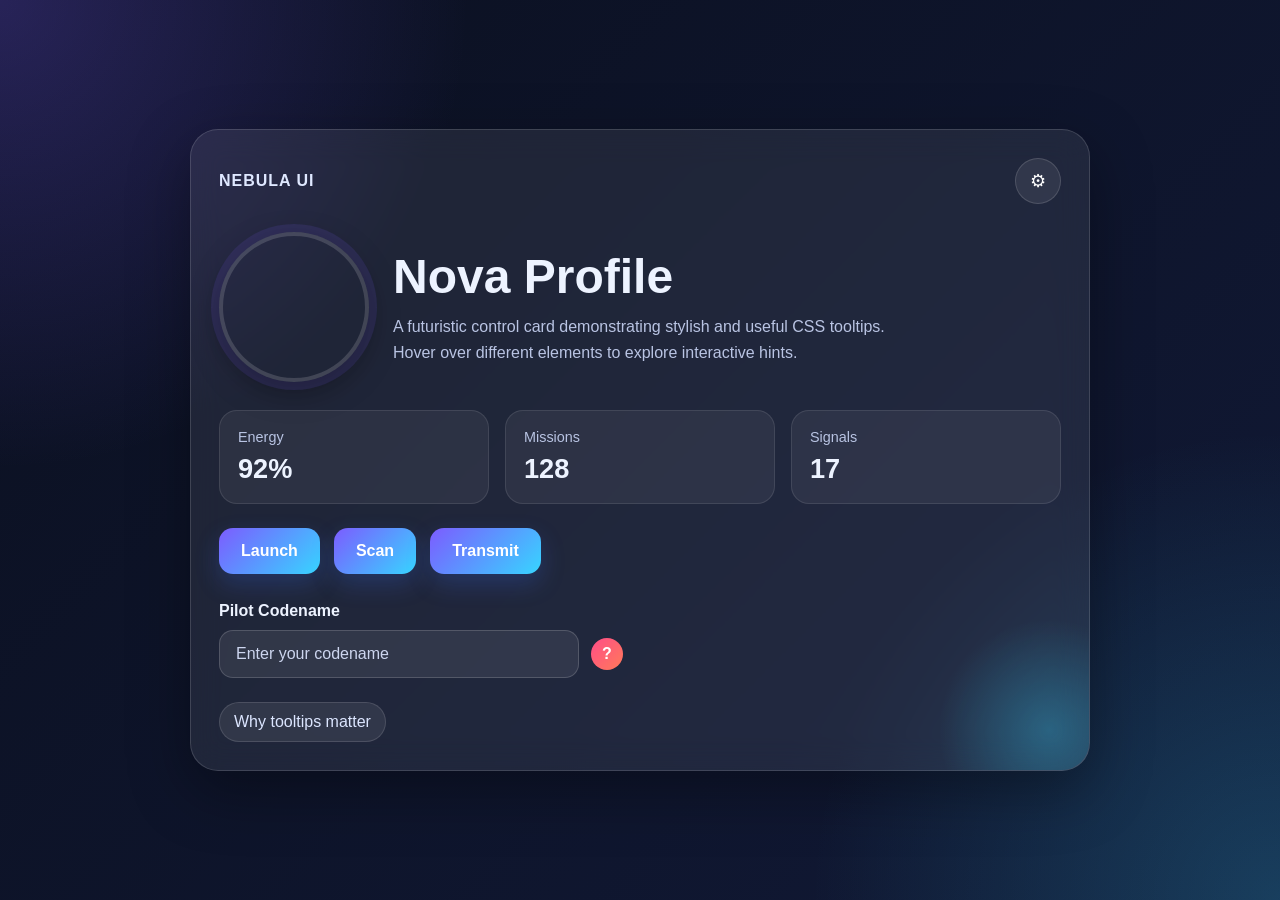
<file: index.html>
<!DOCTYPE html>
<html lang="en">
<head>
  <meta charset="UTF-8" />
  <meta name="viewport" content="width=device-width, initial-scale=1.0" />
  <title>Creative CSS Tooltips</title>
  <link rel="stylesheet" href="styles.css" />
</head>
<body>
<main class="card">
  <div class="card__glow"></div>

  <div class="topbar">
    <span class="logo">Nebula UI</span>

    <button class="icon-btn tooltip tooltip-bottom" data-tooltip="Open settings panel" aria-label="Settings">
      ⚙
    </button>
  </div>

  <section class="hero">
    <div class="avatar tooltip tooltip-top" data-tooltip="Nova the cosmic explorer"></div>

    <div class="hero__text">
      <h1>Nova Profile</h1>
      <p>
        A futuristic control card demonstrating stylish and useful CSS tooltips.
        Hover over different elements to explore interactive hints.
      </p>
    </div>
  </section>

  <section class="stats">
    <div class="stat tooltip tooltip-top" data-tooltip="Current energy reserve level">
      <span class="stat__label">Energy</span>
      <span class="stat__value">92%</span>
    </div>

    <div class="stat tooltip tooltip-top" data-tooltip="Completed exploration missions">
      <span class="stat__label">Missions</span>
      <span class="stat__value">128</span>
    </div>

    <div class="stat tooltip tooltip-top" data-tooltip="Signals detected from nearby systems">
      <span class="stat__label">Signals</span>
      <span class="stat__value">17</span>
    </div>
  </section>

  <section class="controls">
    <button class="action-btn tooltip tooltip-top" data-tooltip="Launch the navigation sequence">
      Launch
    </button>

    <button class="action-btn tooltip tooltip-top" data-tooltip="Scan the surrounding sector">
      Scan
    </button>

    <button class="action-btn tooltip tooltip-top" data-tooltip="Send a signal to mission control">
      Transmit
    </button>
  </section>

  <section class="form-area">
    <label for="codename">Pilot Codename</label>
    <div class="input-wrap">
      <input
              id="codename"
              type="text"
              placeholder="Enter your codename"
              class="tooltip tooltip-right"
              data-tooltip="Use 4–12 characters for your mission alias"
      />
      <span class="help-badge tooltip tooltip-left" data-tooltip="This name appears on your command badge">?</span>
    </div>
  </section>

  <section class="footer-note">
      <span class="note tooltip tooltip-top" data-tooltip="Tooltips can guide users without cluttering the layout">
        Why tooltips matter
      </span>
  </section>
</main>
</body>
</html>
</file>
<file: styles.css>
*, *::before, *::after {
  box-sizing: border-box;
}

:root {
  --bg-1: #0b1020;
  --bg-2: #111936;
  --card: rgba(255, 255, 255, 0.08);
  --card-border: rgba(255, 255, 255, 0.14);
  --text: #edf3ff;
  --muted: #b9c4e3;
  --accent: #7c5cff;
  --accent-2: #37d5ff;
  --tooltip-bg: linear-gradient(135deg, #7c5cff, #37d5ff);
  --shadow: 0 20px 60px rgba(0, 0, 0, 0.35);
}

body {
  margin: 0;
  min-height: 100vh;
  display: flex;
  justify-content: center;
  align-items: center;
  padding: 24px;
  font-family: Arial, Helvetica, sans-serif;
  color: var(--text);
  background:
          radial-gradient(circle at top left, rgba(124, 92, 255, 0.25), transparent 30%),
          radial-gradient(circle at bottom right, rgba(55, 213, 255, 0.2), transparent 30%),
          linear-gradient(135deg, var(--bg-1), var(--bg-2));
}

.card {
  position: relative;
  width: min(900px, 100%);
  padding: 28px;
  border-radius: 28px;
  background: var(--card);
  border: 1px solid var(--card-border);
  backdrop-filter: blur(16px);
  box-shadow: var(--shadow);
  overflow: hidden;
}

.card__glow {
  position: absolute;
  inset: auto -80px -80px auto;
  width: 240px;
  height: 240px;
  background: radial-gradient(circle, rgba(55, 213, 255, 0.28), transparent 65%);
  pointer-events: none;
}

.topbar {
  display: flex;
  justify-content: space-between;
  align-items: center;
  margin-bottom: 28px;
}

.logo {
  font-size: 1rem;
  font-weight: 700;
  letter-spacing: 1px;
  text-transform: uppercase;
  color: #dfe8ff;
}

.hero {
  display: grid;
  grid-template-columns: 150px 1fr;
  gap: 24px;
  align-items: center;
  margin-bottom: 28px;
}

.avatar {
  width: 150px;
  height: 150px;
  border-radius: 50%;
  background-image: url('https://cdn.pixabay.com/photo/2019/09/04/08/24/cat-4451003_960_720.jpg');
  background-size: cover;
  background-position: center;
  position: relative;
  border: 4px solid rgba(255, 255, 255, 0.15);
  box-shadow:
          0 0 0 8px rgba(124, 92, 255, 0.12),
          0 10px 30px rgba(0, 0, 0, 0.35);
}

.hero__text h1 {
  margin: 0 0 10px;
  font-size: clamp(2rem, 4vw, 3rem);
}

.hero__text p {
  margin: 0;
  max-width: 60ch;
  line-height: 1.6;
  color: var(--muted);
}

.stats {
  display: grid;
  grid-template-columns: repeat(3, 1fr);
  gap: 16px;
  margin-bottom: 24px;
}

.stat {
  background: rgba(255, 255, 255, 0.06);
  border: 1px solid rgba(255, 255, 255, 0.1);
  border-radius: 18px;
  padding: 18px;
  min-height: 90px;
  display: flex;
  flex-direction: column;
  justify-content: center;
}

.stat__label {
  font-size: 0.9rem;
  color: var(--muted);
  margin-bottom: 8px;
}

.stat__value {
  font-size: 1.7rem;
  font-weight: 700;
}

.controls {
  display: flex;
  flex-wrap: wrap;
  gap: 14px;
  margin-bottom: 28px;
}

.action-btn,
.icon-btn {
  border: none;
  cursor: pointer;
  transition: transform 0.2s ease, box-shadow 0.2s ease, background 0.2s ease;
}

.action-btn {
  padding: 14px 22px;
  border-radius: 14px;
  color: white;
  font-size: 1rem;
  font-weight: 700;
  background: linear-gradient(135deg, var(--accent), var(--accent-2));
  box-shadow: 0 10px 24px rgba(53, 112, 255, 0.22);
}

.action-btn:hover,
.icon-btn:hover {
  transform: translateY(-2px);
}

.icon-btn {
  width: 46px;
  height: 46px;
  border-radius: 50%;
  font-size: 1.1rem;
  color: white;
  background: rgba(255, 255, 255, 0.08);
  border: 1px solid rgba(255, 255, 255, 0.14);
}

.form-area {
  margin-bottom: 24px;
}

.form-area label {
  display: inline-block;
  margin-bottom: 10px;
  font-weight: 700;
}

.input-wrap {
  display: flex;
  align-items: center;
  gap: 12px;
}

.input-wrap input {
  width: min(360px, 100%);
  padding: 14px 16px;
  border-radius: 14px;
  border: 1px solid rgba(255, 255, 255, 0.16);
  outline: none;
  background: rgba(255, 255, 255, 0.08);
  color: white;
  font-size: 1rem;
}

.input-wrap input::placeholder {
  color: #cdd6ef;
}

.input-wrap input:focus {
  border-color: rgba(55, 213, 255, 0.9);
  box-shadow: 0 0 0 4px rgba(55, 213, 255, 0.14);
}

.help-badge {
  width: 32px;
  height: 32px;
  border-radius: 50%;
  display: inline-flex;
  justify-content: center;
  align-items: center;
  font-weight: 700;
  background: linear-gradient(135deg, #ff4d88, #ff7a59);
  color: white;
  cursor: pointer;
  flex-shrink: 0;
}

.footer-note {
  display: flex;
  justify-content: flex-start;
}

.note {
  display: inline-block;
  padding: 10px 14px;
  border-radius: 999px;
  background: rgba(255, 255, 255, 0.08);
  color: #dce6ff;
  border: 1px solid rgba(255, 255, 255, 0.12);
}

/* TOOLTIP CORE */
.tooltip {
  position: relative;
}

.tooltip::before,
.tooltip::after {
  position: absolute;
  left: 50%;
  opacity: 0;
  visibility: hidden;
  pointer-events: none;
  transition: 0.2s ease;
  z-index: 10;
}

.tooltip::before {
  content: attr(data-tooltip);
  width: max-content;
  max-width: 220px;
  padding: 10px 14px;
  border-radius: 12px;
  background: var(--tooltip-bg);
  color: white;
  font-size: 0.85rem;
  line-height: 1.4;
  text-align: center;
  box-shadow: 0 10px 24px rgba(0, 0, 0, 0.25);
}

.tooltip::after {
  content: "";
  width: 12px;
  height: 12px;
  background: #5d82ff;
  transform: rotate(45deg);
}

/* SHOW TOOLTIP */
.tooltip:hover::before,
.tooltip:hover::after,
.tooltip:focus::before,
.tooltip:focus::after,
.tooltip:focus-within::before,
.tooltip:focus-within::after {
  opacity: 1;
  visibility: visible;
}

/* TOP */
.tooltip-top::before {
  bottom: calc(100% + 16px);
  transform: translateX(-50%) translateY(8px);
}

.tooltip-top::after {
  bottom: calc(100% + 10px);
  transform: translateX(-50%) translateY(8px) rotate(45deg);
}

.tooltip-top:hover::before,
.tooltip-top:hover::after,
.tooltip-top:focus::before,
.tooltip-top:focus::after,
.tooltip-top:focus-within::before,
.tooltip-top:focus-within::after {
  transform: translateX(-50%) translateY(0);
}

/* BOTTOM */
.tooltip-bottom::before {
  top: calc(100% + 16px);
  transform: translateX(-50%) translateY(-8px);
}

.tooltip-bottom::after {
  top: calc(100% + 10px);
  transform: translateX(-50%) translateY(-8px) rotate(45deg);
}

.tooltip-bottom:hover::before,
.tooltip-bottom:hover::after,
.tooltip-bottom:focus::before,
.tooltip-bottom:focus::after,
.tooltip-bottom:focus-within::before,
.tooltip-bottom:focus-within::after {
  transform: translateX(-50%) translateY(0);
}

/* RIGHT */
.tooltip-right::before {
  left: calc(100% + 16px);
  top: 50%;
  transform: translateY(-50%) translateX(-8px);
}

.tooltip-right::after {
  left: calc(100% + 10px);
  top: 50%;
  transform: translateY(-50%) translateX(-8px) rotate(45deg);
}

.tooltip-right:hover::before,
.tooltip-right:hover::after,
.tooltip-right:focus::before,
.tooltip-right:focus::after,
.tooltip-right:focus-within::before,
.tooltip-right:focus-within::after {
  transform: translateY(-50%) translateX(0);
}

/* LEFT */
.tooltip-left::before {
  left: auto;
  right: calc(100% + 16px);
  top: 50%;
  transform: translateY(-50%) translateX(8px);
}

.tooltip-left::after {
  left: auto;
  right: calc(100% + 10px);
  top: 50%;
  transform: translateY(-50%) translateX(8px) rotate(45deg);
}

.tooltip-left:hover::before,
.tooltip-left:hover::after,
.tooltip-left:focus::before,
.tooltip-left:focus::after,
.tooltip-left:focus-within::before,
.tooltip-left:focus-within::after {
  transform: translateY(-50%) translateX(0);
}

/* MOBILE */
@media (max-width: 700px) {
  .hero {
    grid-template-columns: 1fr;
    text-align: center;
  }

  .avatar {
    margin: 0 auto;
  }

  .stats {
    grid-template-columns: 1fr;
  }

  .controls {
    justify-content: center;
  }

  .input-wrap {
    flex-direction: column;
    align-items: stretch;
  }

  .help-badge {
    align-self: flex-start;
  }

  .tooltip-right::before,
  .tooltip-right::after,
  .tooltip-left::before,
  .tooltip-left::after {
    left: 50%;
    right: auto;
  }

  .tooltip-right::before,
  .tooltip-left::before {
    top: auto;
    bottom: calc(100% + 16px);
    transform: translateX(-50%) translateY(8px);
  }

  .tooltip-right::after,
  .tooltip-left::after {
    top: auto;
    bottom: calc(100% + 10px);
    transform: translateX(-50%) translateY(8px) rotate(45deg);
  }

  .tooltip-right:hover::before,
  .tooltip-right:hover::after,
  .tooltip-right:focus::before,
  .tooltip-right:focus::after,
  .tooltip-right:focus-within::before,
  .tooltip-right:focus-within::after,
  .tooltip-left:hover::before,
  .tooltip-left:hover::after,
  .tooltip-left:focus::before,
  .tooltip-left:focus::after,
  .tooltip-left:focus-within::before,
  .tooltip-left:focus-within::after {
    transform: translateX(-50%) translateY(0);
  }
}
</file>
